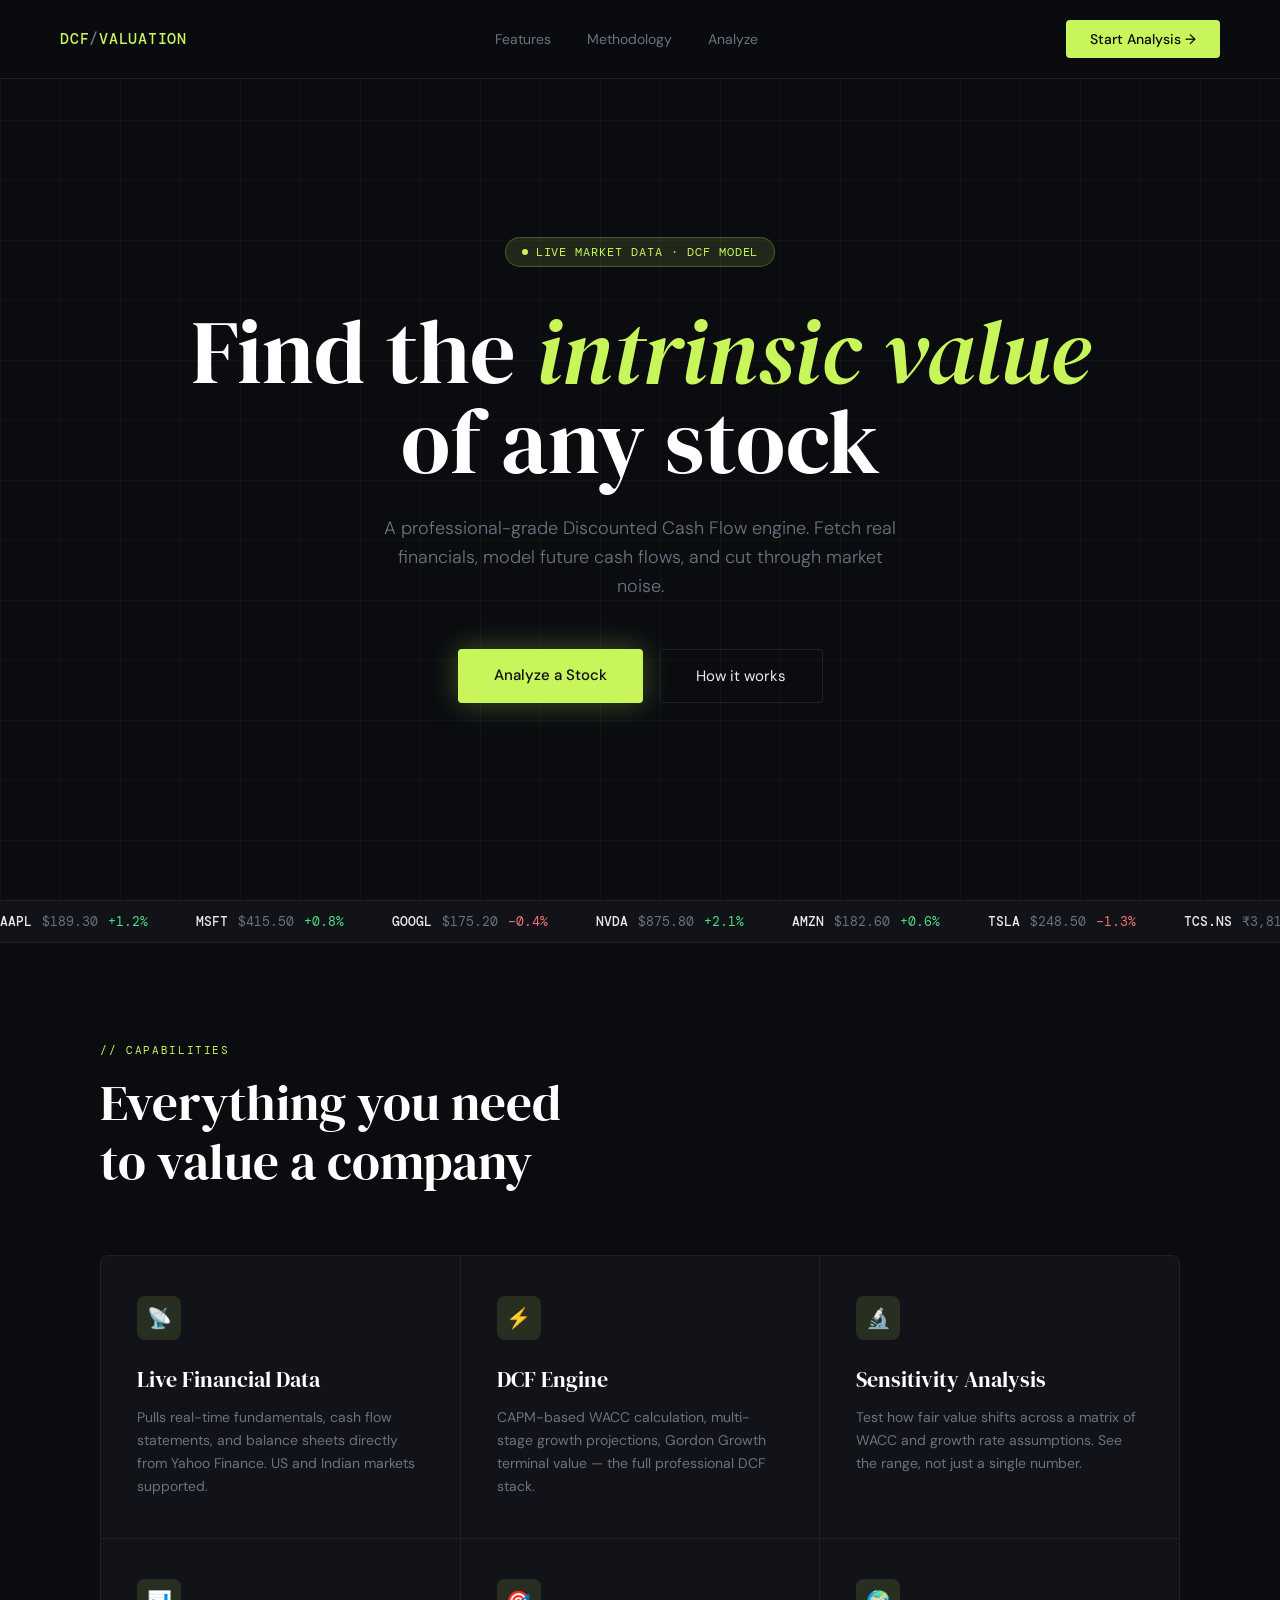
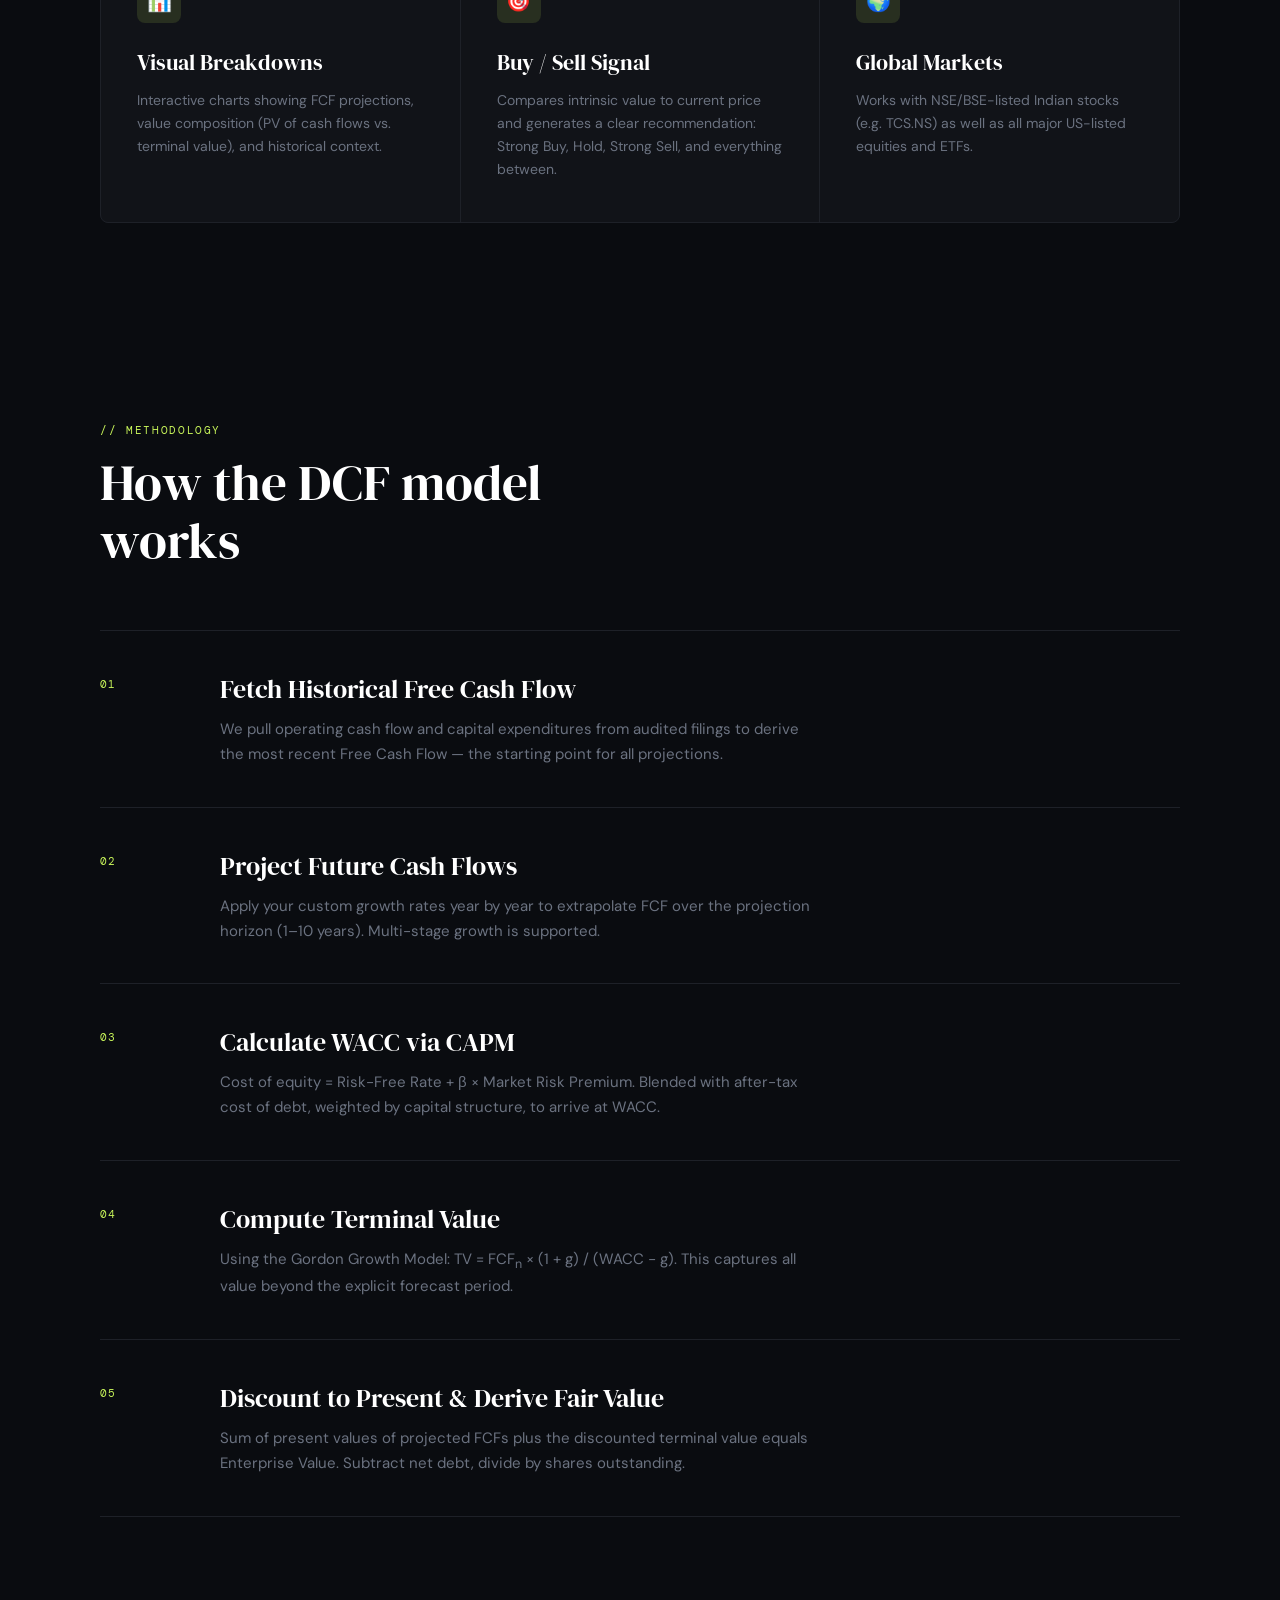
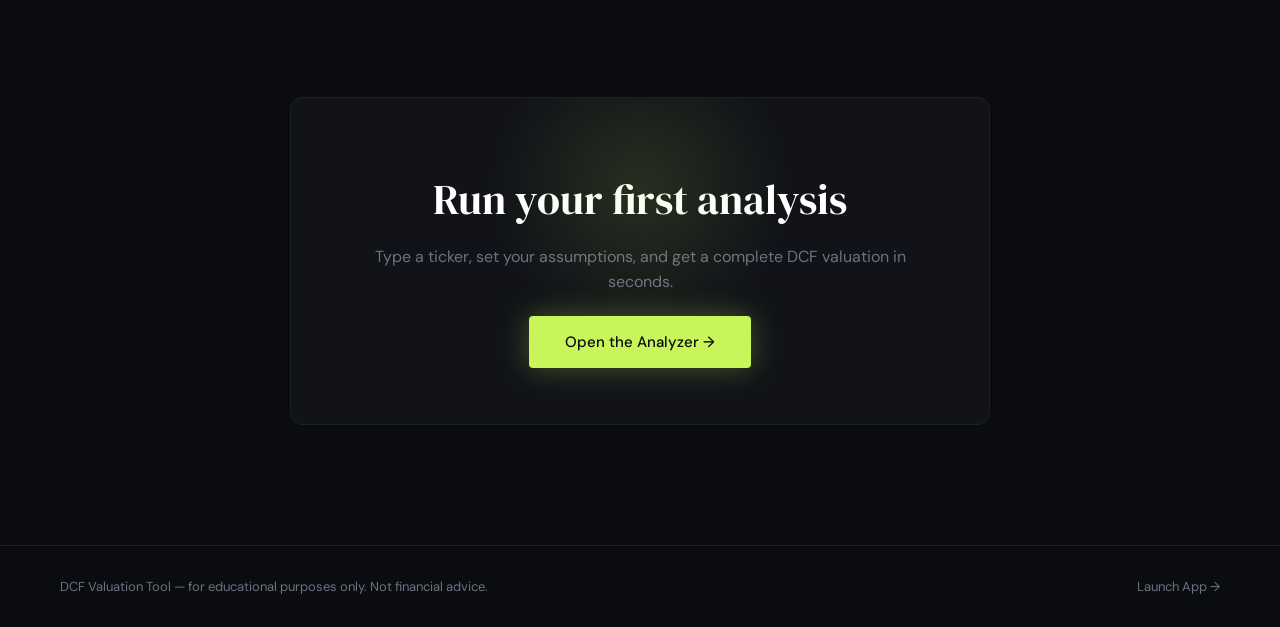
<file: DCF_deploy/DCF/templates/landing.html>
<!DOCTYPE html>
<html lang="en">
<head>
    <meta charset="UTF-8">
    <meta name="viewport" content="width=device-width, initial-scale=1.0">
    <title>DCF Valuation — Intrinsic Value, Quantified</title>
    <link rel="preconnect" href="https://fonts.googleapis.com">
    <link href="https://fonts.googleapis.com/css2?family=DM+Serif+Display:ital@0;1&family=DM+Mono:wght@400;500&family=DM+Sans:wght@300;400;500&display=swap" rel="stylesheet">
    <style>
        :root {
            --bg: #0a0c10;
            --surface: #111318;
            --border: #1e2128;
            --accent: #c8f55a;
            --accent-dim: rgba(200,245,90,0.12);
            --text: #e8eaf0;
            --muted: #6b7280;
            --white: #ffffff;
        }

        * { margin: 0; padding: 0; box-sizing: border-box; }

        body {
            background: var(--bg);
            color: var(--text);
            font-family: 'DM Sans', sans-serif;
            min-height: 100vh;
            overflow-x: hidden;
        }

        /* Grid background */
        body::before {
            content: '';
            position: fixed;
            inset: 0;
            background-image:
                linear-gradient(rgba(200,245,90,0.04) 1px, transparent 1px),
                linear-gradient(90deg, rgba(200,245,90,0.04) 1px, transparent 1px);
            background-size: 60px 60px;
            pointer-events: none;
            z-index: 0;
        }

        nav {
            position: fixed;
            top: 0; left: 0; right: 0;
            z-index: 100;
            display: flex;
            align-items: center;
            justify-content: space-between;
            padding: 20px 60px;
            border-bottom: 1px solid var(--border);
            background: rgba(10,12,16,0.85);
            backdrop-filter: blur(12px);
        }

        .logo {
            font-family: 'DM Mono', monospace;
            font-size: 15px;
            font-weight: 500;
            color: var(--accent);
            letter-spacing: 0.05em;
        }

        .logo span { color: var(--muted); }

        .nav-links { display: flex; gap: 36px; }
        .nav-links a {
            color: var(--muted);
            text-decoration: none;
            font-size: 14px;
            font-weight: 400;
            transition: color 0.2s;
        }
        .nav-links a:hover { color: var(--text); }

        .btn-nav {
            background: var(--accent);
            color: #0a0c10;
            padding: 10px 24px;
            border-radius: 4px;
            text-decoration: none;
            font-size: 14px;
            font-weight: 500;
            transition: opacity 0.2s;
        }
        .btn-nav:hover { opacity: 0.85; }

        /* Hero */
        .hero {
            position: relative;
            z-index: 1;
            min-height: 100vh;
            display: flex;
            flex-direction: column;
            align-items: center;
            justify-content: center;
            text-align: center;
            padding: 120px 40px 80px;
        }

        .badge {
            display: inline-flex;
            align-items: center;
            gap: 8px;
            background: var(--accent-dim);
            border: 1px solid rgba(200,245,90,0.25);
            color: var(--accent);
            padding: 6px 16px;
            border-radius: 100px;
            font-size: 12px;
            font-family: 'DM Mono', monospace;
            letter-spacing: 0.08em;
            margin-bottom: 40px;
            animation: fadeUp 0.6s ease both;
        }

        .badge::before {
            content: '';
            width: 6px; height: 6px;
            background: var(--accent);
            border-radius: 50%;
            animation: pulse 2s infinite;
        }

        @keyframes pulse {
            0%, 100% { opacity: 1; }
            50% { opacity: 0.3; }
        }

        h1 {
            font-family: 'DM Serif Display', serif;
            font-size: clamp(52px, 7vw, 96px);
            line-height: 1.0;
            font-weight: 400;
            color: var(--white);
            max-width: 900px;
            animation: fadeUp 0.7s 0.1s ease both;
        }

        h1 em {
            font-style: italic;
            color: var(--accent);
        }

        .subtitle {
            margin-top: 28px;
            font-size: 18px;
            color: var(--muted);
            max-width: 520px;
            line-height: 1.6;
            font-weight: 300;
            animation: fadeUp 0.7s 0.2s ease both;
        }

        .hero-cta {
            margin-top: 48px;
            display: flex;
            gap: 16px;
            flex-wrap: wrap;
            justify-content: center;
            animation: fadeUp 0.7s 0.3s ease both;
        }

        .btn-primary {
            background: var(--accent);
            color: #0a0c10;
            padding: 16px 36px;
            border-radius: 4px;
            text-decoration: none;
            font-size: 15px;
            font-weight: 500;
            transition: transform 0.2s, box-shadow 0.2s;
            box-shadow: 0 0 30px rgba(200,245,90,0.3);
        }
        .btn-primary:hover {
            transform: translateY(-2px);
            box-shadow: 0 0 50px rgba(200,245,90,0.45);
        }

        .btn-secondary {
            background: transparent;
            color: var(--text);
            padding: 16px 36px;
            border-radius: 4px;
            text-decoration: none;
            font-size: 15px;
            font-weight: 400;
            border: 1px solid var(--border);
            transition: border-color 0.2s;
        }
        .btn-secondary:hover { border-color: var(--muted); }

        /* Ticker tape */
        .ticker-wrap {
            width: 100%;
            overflow: hidden;
            border-top: 1px solid var(--border);
            border-bottom: 1px solid var(--border);
            padding: 12px 0;
            background: var(--surface);
            animation: fadeUp 0.7s 0.4s ease both;
        }

        .ticker-tape {
            display: flex;
            gap: 48px;
            animation: ticker 30s linear infinite;
            white-space: nowrap;
        }

        .ticker-item {
            display: flex;
            align-items: center;
            gap: 10px;
            font-family: 'DM Mono', monospace;
            font-size: 13px;
        }

        .ticker-symbol { color: var(--text); font-weight: 500; }
        .ticker-price { color: var(--muted); }
        .ticker-up { color: #4ade80; }
        .ticker-down { color: #f87171; }

        @keyframes ticker {
            0% { transform: translateX(0); }
            100% { transform: translateX(-50%); }
        }

        /* Features */
        .features {
            position: relative;
            z-index: 1;
            padding: 100px 60px;
            max-width: 1200px;
            margin: 0 auto;
        }

        .section-label {
            font-family: 'DM Mono', monospace;
            font-size: 11px;
            color: var(--accent);
            letter-spacing: 0.15em;
            text-transform: uppercase;
            margin-bottom: 16px;
        }

        .section-title {
            font-family: 'DM Serif Display', serif;
            font-size: clamp(36px, 4vw, 52px);
            color: var(--white);
            font-weight: 400;
            max-width: 500px;
            line-height: 1.15;
        }

        .features-grid {
            margin-top: 64px;
            display: grid;
            grid-template-columns: repeat(3, 1fr);
            gap: 1px;
            background: var(--border);
            border: 1px solid var(--border);
            border-radius: 8px;
            overflow: hidden;
        }

        .feature-card {
            background: var(--surface);
            padding: 40px 36px;
            transition: background 0.2s;
            position: relative;
            overflow: hidden;
        }

        .feature-card::before {
            content: '';
            position: absolute;
            top: 0; left: 0; right: 0;
            height: 2px;
            background: var(--accent);
            transform: scaleX(0);
            transition: transform 0.3s;
            transform-origin: left;
        }

        .feature-card:hover { background: #161820; }
        .feature-card:hover::before { transform: scaleX(1); }

        .feature-icon {
            width: 44px; height: 44px;
            background: var(--accent-dim);
            border-radius: 8px;
            display: flex;
            align-items: center;
            justify-content: center;
            font-size: 20px;
            margin-bottom: 24px;
        }

        .feature-card h3 {
            font-family: 'DM Serif Display', serif;
            font-size: 22px;
            color: var(--white);
            font-weight: 400;
            margin-bottom: 12px;
        }

        .feature-card p {
            font-size: 14px;
            color: var(--muted);
            line-height: 1.65;
        }

        /* Methodology */
        .methodology {
            position: relative;
            z-index: 1;
            padding: 100px 60px;
            max-width: 1200px;
            margin: 0 auto;
        }

        .steps {
            margin-top: 60px;
            display: flex;
            flex-direction: column;
            gap: 0;
        }

        .step {
            display: grid;
            grid-template-columns: 80px 1fr;
            gap: 0 40px;
            padding: 40px 0;
            border-top: 1px solid var(--border);
            align-items: start;
        }

        .step:last-child { border-bottom: 1px solid var(--border); }

        .step-num {
            font-family: 'DM Mono', monospace;
            font-size: 11px;
            color: var(--accent);
            letter-spacing: 0.1em;
            padding-top: 6px;
        }

        .step-content h3 {
            font-family: 'DM Serif Display', serif;
            font-size: 26px;
            color: var(--white);
            font-weight: 400;
            margin-bottom: 10px;
        }

        .step-content p {
            font-size: 15px;
            color: var(--muted);
            line-height: 1.65;
            max-width: 600px;
        }

        /* CTA section */
        .cta-section {
            position: relative;
            z-index: 1;
            padding: 80px 60px 120px;
            text-align: center;
        }

        .cta-box {
            max-width: 700px;
            margin: 0 auto;
            background: var(--surface);
            border: 1px solid var(--border);
            border-radius: 12px;
            padding: 72px 60px;
            position: relative;
            overflow: hidden;
        }

        .cta-box::before {
            content: '';
            position: absolute;
            top: -60px; left: 50%;
            transform: translateX(-50%);
            width: 300px; height: 300px;
            background: radial-gradient(circle, rgba(200,245,90,0.12) 0%, transparent 70%);
            pointer-events: none;
        }

        .cta-box h2 {
            font-family: 'DM Serif Display', serif;
            font-size: 42px;
            color: var(--white);
            font-weight: 400;
            margin-bottom: 16px;
        }

        .cta-box p {
            color: var(--muted);
            font-size: 16px;
            margin-bottom: 36px;
            line-height: 1.6;
        }

        /* Footer */
        footer {
            position: relative;
            z-index: 1;
            border-top: 1px solid var(--border);
            padding: 32px 60px;
            display: flex;
            justify-content: space-between;
            align-items: center;
        }

        footer p {
            font-size: 13px;
            color: var(--muted);
        }

        footer a {
            color: var(--muted);
            text-decoration: none;
            font-size: 13px;
            transition: color 0.2s;
        }
        footer a:hover { color: var(--text); }

        @keyframes fadeUp {
            from { opacity: 0; transform: translateY(20px); }
            to { opacity: 1; transform: translateY(0); }
        }

        @media (max-width: 768px) {
            nav { padding: 16px 24px; }
            .nav-links { display: none; }
            .features, .methodology, .cta-section { padding: 60px 24px; }
            .features-grid { grid-template-columns: 1fr; }
            .cta-box { padding: 48px 32px; }
            footer { flex-direction: column; gap: 12px; }
        }
    </style>
</head>
<body>

<nav>
    <div class="logo">DCF<span>/</span>VALUATION</div>
    <div class="nav-links">
        <a href="#features">Features</a>
        <a href="#methodology">Methodology</a>
        <a href="/analyze">Analyze</a>
    </div>
    <a href="/analyze" class="btn-nav">Start Analysis →</a>
</nav>

<section class="hero">
    <div class="badge">LIVE MARKET DATA · DCF MODEL</div>
    <h1>Find the <em>intrinsic value</em> of any stock</h1>
    <p class="subtitle">A professional-grade Discounted Cash Flow engine. Fetch real financials, model future cash flows, and cut through market noise.</p>
    <div class="hero-cta">
        <a href="/analyze" class="btn-primary">Analyze a Stock</a>
        <a href="#methodology" class="btn-secondary">How it works</a>
    </div>
</section>

<!-- Ticker tape -->
<div class="ticker-wrap">
    <div class="ticker-tape" id="tickerTape">
        <span class="ticker-item"><span class="ticker-symbol">AAPL</span><span class="ticker-price">$189.30</span><span class="ticker-up">+1.2%</span></span>
        <span class="ticker-item"><span class="ticker-symbol">MSFT</span><span class="ticker-price">$415.50</span><span class="ticker-up">+0.8%</span></span>
        <span class="ticker-item"><span class="ticker-symbol">GOOGL</span><span class="ticker-price">$175.20</span><span class="ticker-down">−0.4%</span></span>
        <span class="ticker-item"><span class="ticker-symbol">NVDA</span><span class="ticker-price">$875.80</span><span class="ticker-up">+2.1%</span></span>
        <span class="ticker-item"><span class="ticker-symbol">AMZN</span><span class="ticker-price">$182.60</span><span class="ticker-up">+0.6%</span></span>
        <span class="ticker-item"><span class="ticker-symbol">TSLA</span><span class="ticker-price">$248.50</span><span class="ticker-down">−1.3%</span></span>
        <span class="ticker-item"><span class="ticker-symbol">TCS.NS</span><span class="ticker-price">₹3,812</span><span class="ticker-up">+0.9%</span></span>
        <span class="ticker-item"><span class="ticker-symbol">RELIANCE.NS</span><span class="ticker-price">₹2,945</span><span class="ticker-down">−0.2%</span></span>
        <span class="ticker-item"><span class="ticker-symbol">META</span><span class="ticker-price">$502.30</span><span class="ticker-up">+1.5%</span></span>
        <span class="ticker-item"><span class="ticker-symbol">JPM</span><span class="ticker-price">$198.40</span><span class="ticker-up">+0.3%</span></span>
        <!-- Duplicate for seamless loop -->
        <span class="ticker-item"><span class="ticker-symbol">AAPL</span><span class="ticker-price">$189.30</span><span class="ticker-up">+1.2%</span></span>
        <span class="ticker-item"><span class="ticker-symbol">MSFT</span><span class="ticker-price">$415.50</span><span class="ticker-up">+0.8%</span></span>
        <span class="ticker-item"><span class="ticker-symbol">GOOGL</span><span class="ticker-price">$175.20</span><span class="ticker-down">−0.4%</span></span>
        <span class="ticker-item"><span class="ticker-symbol">NVDA</span><span class="ticker-price">$875.80</span><span class="ticker-up">+2.1%</span></span>
        <span class="ticker-item"><span class="ticker-symbol">AMZN</span><span class="ticker-price">$182.60</span><span class="ticker-up">+0.6%</span></span>
        <span class="ticker-item"><span class="ticker-symbol">TSLA</span><span class="ticker-price">$248.50</span><span class="ticker-down">−1.3%</span></span>
        <span class="ticker-item"><span class="ticker-symbol">TCS.NS</span><span class="ticker-price">₹3,812</span><span class="ticker-up">+0.9%</span></span>
        <span class="ticker-item"><span class="ticker-symbol">RELIANCE.NS</span><span class="ticker-price">₹2,945</span><span class="ticker-down">−0.2%</span></span>
        <span class="ticker-item"><span class="ticker-symbol">META</span><span class="ticker-price">$502.30</span><span class="ticker-up">+1.5%</span></span>
        <span class="ticker-item"><span class="ticker-symbol">JPM</span><span class="ticker-price">$198.40</span><span class="ticker-up">+0.3%</span></span>
    </div>
</div>

<!-- Features -->
<section class="features" id="features">
    <div class="section-label">// CAPABILITIES</div>
    <h2 class="section-title">Everything you need to value a company</h2>
    <div class="features-grid">
        <div class="feature-card">
            <div class="feature-icon">📡</div>
            <h3>Live Financial Data</h3>
            <p>Pulls real-time fundamentals, cash flow statements, and balance sheets directly from Yahoo Finance. US and Indian markets supported.</p>
        </div>
        <div class="feature-card">
            <div class="feature-icon">⚡</div>
            <h3>DCF Engine</h3>
            <p>CAPM-based WACC calculation, multi-stage growth projections, Gordon Growth terminal value — the full professional DCF stack.</p>
        </div>
        <div class="feature-card">
            <div class="feature-icon">🔬</div>
            <h3>Sensitivity Analysis</h3>
            <p>Test how fair value shifts across a matrix of WACC and growth rate assumptions. See the range, not just a single number.</p>
        </div>
        <div class="feature-card">
            <div class="feature-icon">📊</div>
            <h3>Visual Breakdowns</h3>
            <p>Interactive charts showing FCF projections, value composition (PV of cash flows vs. terminal value), and historical context.</p>
        </div>
        <div class="feature-card">
            <div class="feature-icon">🎯</div>
            <h3>Buy / Sell Signal</h3>
            <p>Compares intrinsic value to current price and generates a clear recommendation: Strong Buy, Hold, Strong Sell, and everything between.</p>
        </div>
        <div class="feature-card">
            <div class="feature-icon">🌍</div>
            <h3>Global Markets</h3>
            <p>Works with NSE/BSE-listed Indian stocks (e.g. TCS.NS) as well as all major US-listed equities and ETFs.</p>
        </div>
    </div>
</section>

<!-- Methodology -->
<section class="methodology" id="methodology">
    <div class="section-label">// METHODOLOGY</div>
    <h2 class="section-title">How the DCF model works</h2>
    <div class="steps">
        <div class="step">
            <div class="step-num">01</div>
            <div class="step-content">
                <h3>Fetch Historical Free Cash Flow</h3>
                <p>We pull operating cash flow and capital expenditures from audited filings to derive the most recent Free Cash Flow — the starting point for all projections.</p>
            </div>
        </div>
        <div class="step">
            <div class="step-num">02</div>
            <div class="step-content">
                <h3>Project Future Cash Flows</h3>
                <p>Apply your custom growth rates year by year to extrapolate FCF over the projection horizon (1–10 years). Multi-stage growth is supported.</p>
            </div>
        </div>
        <div class="step">
            <div class="step-num">03</div>
            <div class="step-content">
                <h3>Calculate WACC via CAPM</h3>
                <p>Cost of equity = Risk-Free Rate + β × Market Risk Premium. Blended with after-tax cost of debt, weighted by capital structure, to arrive at WACC.</p>
            </div>
        </div>
        <div class="step">
            <div class="step-num">04</div>
            <div class="step-content">
                <h3>Compute Terminal Value</h3>
                <p>Using the Gordon Growth Model: TV = FCF<sub>n</sub> × (1 + g) / (WACC − g). This captures all value beyond the explicit forecast period.</p>
            </div>
        </div>
        <div class="step">
            <div class="step-num">05</div>
            <div class="step-content">
                <h3>Discount to Present & Derive Fair Value</h3>
                <p>Sum of present values of projected FCFs plus the discounted terminal value equals Enterprise Value. Subtract net debt, divide by shares outstanding.</p>
            </div>
        </div>
    </div>
</section>

<!-- CTA -->
<section class="cta-section">
    <div class="cta-box">
        <h2>Run your first analysis</h2>
        <p>Type a ticker, set your assumptions, and get a complete DCF valuation in seconds.</p>
        <a href="/analyze" class="btn-primary">Open the Analyzer →</a>
    </div>
</section>

<footer>
    <p>DCF Valuation Tool — for educational purposes only. Not financial advice.</p>
    <a href="/analyze">Launch App →</a>
</footer>

</body>
</html>
</file>
